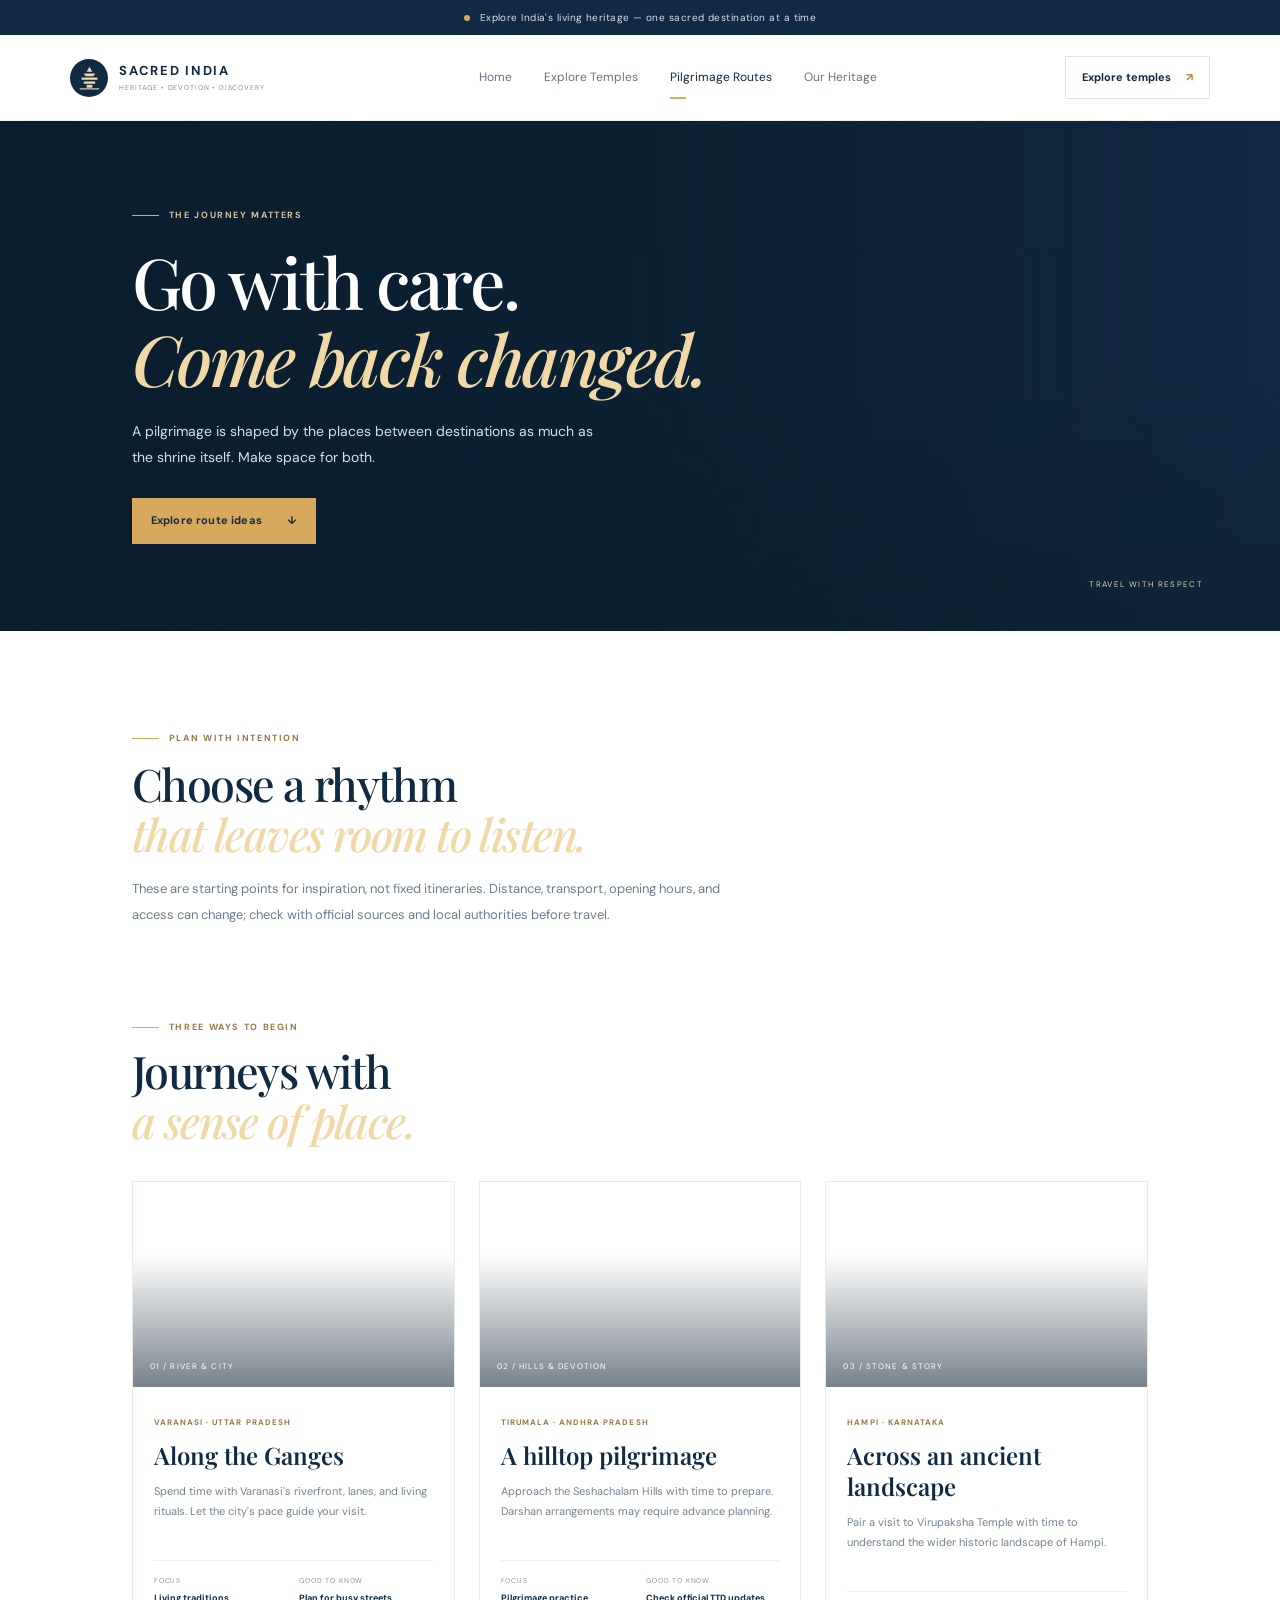
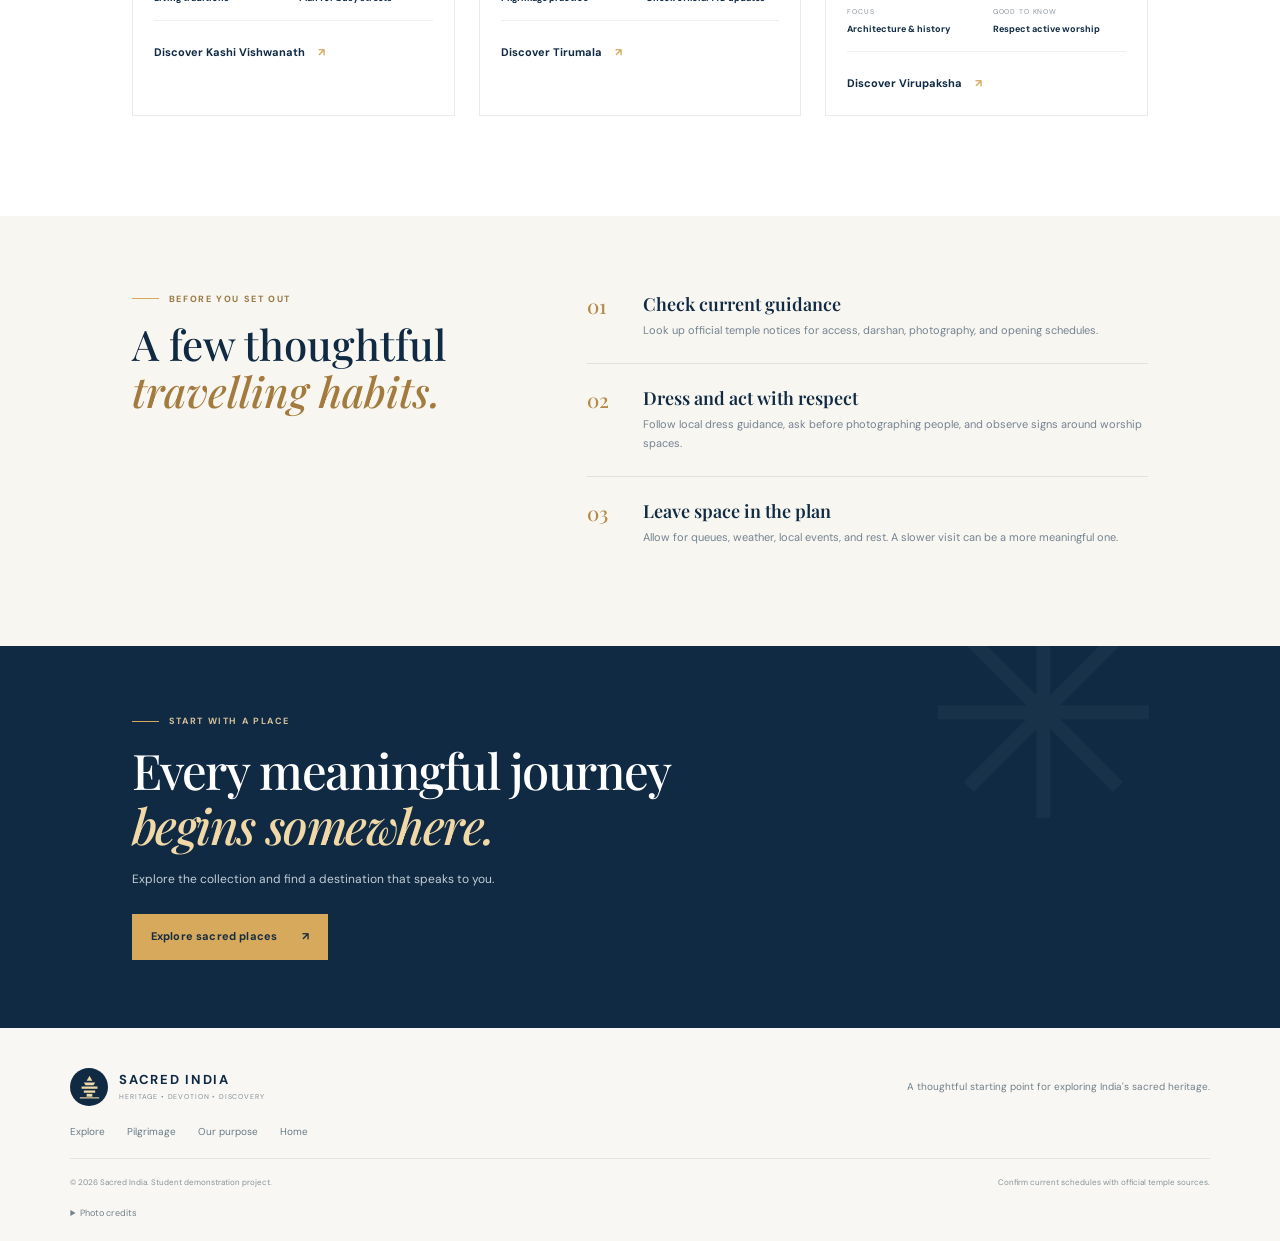
<file: journeys.html>
<!DOCTYPE html>
<html lang="en"><head><meta charset="UTF-8"><meta name="viewport" content="width=device-width, initial-scale=1"><meta name="theme-color" content="#102a43"><meta name="description" content="Find inspiration for mindful pilgrimage routes through India's sacred places."><title>Pilgrimage Routes — Sacred India</title><link rel="preconnect" href="https://fonts.googleapis.com"><link rel="preconnect" href="https://fonts.gstatic.com" crossorigin><link href="https://fonts.googleapis.com/css2?family=DM+Sans:wght@400;500;600;700&family=Playfair+Display:wght@500;600;700&display=swap" rel="stylesheet"><link rel="stylesheet" href="style.css"></head>
<body><div class="announcement"><span class="announcement-dot"></span>Explore India's living heritage — one sacred destination at a time</div><header class="site-header"><a class="brand" href="index.html"><span class="brand-mark"><svg viewBox="0 0 44 44"><path d="M22 3 27 12H17L22 3Z"/><path d="M12 15h20l-3 5H15l-3-5Z"/><path d="M8 22h28v4H8z"/><path d="M12 29h20v4H12z"/><path d="M17 35h10v5H17z"/><path d="M5 41h34v2H5z"/></svg></span><span class="brand-copy"><strong>SACRED INDIA</strong><small>HERITAGE • DEVOTION • DISCOVERY</small></span></a><button class="menu-toggle" aria-label="Open navigation" aria-expanded="false"><span></span><span></span><span></span></button><nav class="main-nav"><a class="nav-link" href="index.html">Home</a><a class="nav-link" href="temples.html">Explore Temples</a><a class="nav-link active" href="journeys.html">Pilgrimage Routes</a><a class="nav-link" href="heritage.html">Our Heritage</a></nav><a class="header-cta" href="temples.html">Explore temples <span>↗</span></a></header>
<main><section class="page-hero journeys-hero"><div class="page-hero-copy"><span class="eyebrow light"><span class="eyebrow-line"></span> THE JOURNEY MATTERS</span><h1>Go with care.<br><em>Come back changed.</em></h1><p>A pilgrimage is shaped by the places between destinations as much as the shrine itself. Make space for both.</p><a class="button button-gold" href="#route-ideas">Explore route ideas <span>↓</span></a></div><span class="page-hero-index">TRAVEL WITH RESPECT</span></section>
<section class="section page-intro"><span class="eyebrow"><span class="eyebrow-line"></span> PLAN WITH INTENTION</span><h2>Choose a rhythm<br><em>that leaves room to listen.</em></h2><p>These are starting points for inspiration, not fixed itineraries. Distance, transport, opening hours, and access can change; check with official sources and local authorities before travel.</p></section>
<section class="section routes-section" id="route-ideas"><div class="collection-heading"><div><span class="eyebrow"><span class="eyebrow-line"></span> THREE WAYS TO BEGIN</span><h2>Journeys with<br><em>a sense of place.</em></h2></div></div><div class="route-grid">
<article class="route-card"><div class="route-image route-north"><span>01 / RIVER & CITY</span></div><div class="route-body"><small>VARANASI · UTTAR PRADESH</small><h3>Along the Ganges</h3><p>Spend time with Varanasi's riverfront, lanes, and living rituals. Let the city's pace guide your visit.</p><div class="route-facts"><span>FOCUS<strong>Living traditions</strong></span><span>GOOD TO KNOW<strong>Plan for busy streets</strong></span></div><a href="temples.html" class="text-link dark-link">Discover Kashi Vishwanath <span>↗</span></a></div></article>
<article class="route-card"><div class="route-image route-south"><span>02 / HILLS & DEVOTION</span></div><div class="route-body"><small>TIRUMALA · ANDHRA PRADESH</small><h3>A hilltop pilgrimage</h3><p>Approach the Seshachalam Hills with time to prepare. Darshan arrangements may require advance planning.</p><div class="route-facts"><span>FOCUS<strong>Pilgrimage practice</strong></span><span>GOOD TO KNOW<strong>Check official TTD updates</strong></span></div><a href="temples.html" class="text-link dark-link">Discover Tirumala <span>↗</span></a></div></article>
<article class="route-card"><div class="route-image route-heritage"><span>03 / STONE & STORY</span></div><div class="route-body"><small>HAMPI · KARNATAKA</small><h3>Across an ancient landscape</h3><p>Pair a visit to Virupaksha Temple with time to understand the wider historic landscape of Hampi.</p><div class="route-facts"><span>FOCUS<strong>Architecture & history</strong></span><span>GOOD TO KNOW<strong>Respect active worship</strong></span></div><a href="temples.html" class="text-link dark-link">Discover Virupaksha <span>↗</span></a></div></article>
</div></section>
<section class="journey-checklist"><div><span class="eyebrow"><span class="eyebrow-line"></span> BEFORE YOU SET OUT</span><h2>A few thoughtful<br><em>travelling habits.</em></h2></div><div class="checklist-items"><article><span>01</span><div><h3>Check current guidance</h3><p>Look up official temple notices for access, darshan, photography, and opening schedules.</p></div></article><article><span>02</span><div><h3>Dress and act with respect</h3><p>Follow local dress guidance, ask before photographing people, and observe signs around worship spaces.</p></div></article><article><span>03</span><div><h3>Leave space in the plan</h3><p>Allow for queues, weather, local events, and rest. A slower visit can be a more meaningful one.</p></div></article></div></section>
<section class="page-callout"><span class="eyebrow light"><span class="eyebrow-line"></span> START WITH A PLACE</span><h2>Every meaningful journey<br><em>begins somewhere.</em></h2><p>Explore the collection and find a destination that speaks to you.</p><a class="button button-gold" href="temples.html">Explore sacred places <span>↗</span></a></section></main>
<footer class="site-footer"><a class="brand footer-brand" href="index.html"><span class="brand-mark"><svg viewBox="0 0 44 44"><path d="M22 3 27 12H17L22 3Z"/><path d="M12 15h20l-3 5H15l-3-5Z"/><path d="M8 22h28v4H8z"/><path d="M12 29h20v4H12z"/><path d="M17 35h10v5H17z"/><path d="M5 41h34v2H5z"/></svg></span><span class="brand-copy"><strong>SACRED INDIA</strong><small>HERITAGE • DEVOTION • DISCOVERY</small></span></a><p>A thoughtful starting point for exploring India's sacred heritage.</p><div class="footer-links"><a href="temples.html">Explore</a><a href="journeys.html">Pilgrimage</a><a href="heritage.html">Our purpose</a><a href="index.html">Home</a></div><div class="footer-bottom"><span>© 2026 Sacred India. Student demonstration project.</span><span>Confirm current schedules with official temple sources.</span></div><details class="image-credits"><summary>Photo credits</summary><p><a href="https://commons.wikimedia.org/wiki/File:Meenakshi_Temple,_Gopuram,_Madurai,_India.jpg">Meenakshi — Vyacheslav Argenberg, CC BY 4.0</a> · <a href="https://commons.wikimedia.org/wiki/File:View_of_the_ghats_at_Varanasi.jpg">Varanasi — Vimalinarc, CC BY 4.0</a> · <a href="https://commons.wikimedia.org/wiki/File:Jagannath_Temple_Puri.jpg">Jagannath — Hellohappy, CC BY-SA 4.0</a> · <a href="https://commons.wikimedia.org/wiki/File:Tirumala_Venkateswara_Temple,_Tirupati_(23710086864).jpg">Tirumala — Dinesh Kumar, CC BY-SA 2.0</a> · <a href="https://commons.wikimedia.org/wiki/File:Virupaksha_temple_hampi.jpg">Hampi — Nlgirish, CC BY-SA 4.0</a> · <a href="https://commons.wikimedia.org/wiki/File:Trimbakeshwar_temple.jpg">Trimbakeshwar — Chintuthakur9621, CC BY-SA 4.0</a>.</p></details></footer><script src="pages.js" defer></script></body></html>
</file>
<file: style.css>
/* Sacred India — responsive, editorial temple discovery experience */
:root{--navy:#102a43;--navy-2:#183b56;--ink:#172c40;--muted:#6c7e8d;--gold:#d6a95d;--gold-light:#f0d8a7;--cream:#f8f6f0;--line:#e6e8e9;--white:#fff;--serif:"Playfair Display",Georgia,serif;--sans:"DM Sans",Arial,sans-serif;--shadow:0 18px 55px rgba(16,42,67,.10)}
*{box-sizing:border-box}html{scroll-behavior:smooth;scroll-padding-top:90px}body{margin:0;color:var(--ink);font-family:var(--sans);background:#fff;font-size:15px;line-height:1.6}a{color:inherit;text-decoration:none}button,input,select{font:inherit}button{cursor:pointer}.announcement{min-height:35px;background:var(--navy);color:#d8e0e7;display:flex;align-items:center;justify-content:center;gap:10px;font-size:10px;letter-spacing:.045em;padding:7px 20px;position:relative}.announcement-dot{width:6px;height:6px;border-radius:50%;background:var(--gold)}.announcement-right{position:absolute;right:4.4%;font-size:9px;color:#aebdc9}.site-header{height:86px;padding:0 5.5%;display:flex;align-items:center;justify-content:space-between;background:#fff;position:sticky;top:0;z-index:20;border-bottom:1px solid rgba(16,42,67,.07)}.brand{display:flex;align-items:center;gap:11px;min-width:220px}.brand-mark{width:38px;height:38px;display:grid;place-items:center;background:var(--navy);border-radius:50%}.brand-mark svg{width:25px;height:25px;fill:var(--gold-light)}.brand-copy{display:flex;flex-direction:column;line-height:1.2}.brand-copy strong{font-size:13px;letter-spacing:.13em;color:var(--navy);font-weight:700}.brand-copy small{font-size:7px;letter-spacing:.12em;color:#83909a;margin-top:5px}.main-nav{display:flex;align-items:center;gap:32px}.nav-link{font-size:12px;color:#647484;transition:color .2s;position:relative}.nav-link:hover,.nav-link.active{color:var(--navy)}.nav-link.active:after{content:"";height:2px;width:16px;position:absolute;bottom:-12px;left:0;background:var(--gold)}.header-cta{border:1px solid #dfe3e4;padding:12px 16px;font-size:11px;font-weight:700;color:var(--navy);transition:.2s}.header-cta span{color:#b1843e;margin-left:12px}.header-cta:hover{background:var(--navy);color:#fff}.menu-toggle{display:none;background:none;border:0}.hero{min-height:650px;position:relative;background:var(--navy);overflow:hidden;color:white;display:flex;align-items:center}.hero-image,.hero-shade{position:absolute;inset:0}.hero-image{background-image:url("https://upload.wikimedia.org/wikipedia/commons/thumb/a/a7/Meenakshi_Temple%2C_Gopuram%2C_Madurai%2C_India.jpg/960px-Meenakshi_Temple%2C_Gopuram%2C_Madurai%2C_India.jpg");background-position:center 48%;background-size:cover;transform:scale(1.02)}.hero-shade{background:linear-gradient(90deg,rgba(9,28,44,.92) 0%,rgba(9,28,44,.77) 37%,rgba(9,28,44,.25) 76%,rgba(9,28,44,.15) 100%),linear-gradient(0deg,rgba(9,28,44,.6),transparent 38%)}.hero-content{position:relative;z-index:1;margin-left:10.3%;padding:78px 0 150px;max-width:650px}.eyebrow{display:flex;align-items:center;gap:10px;color:#9a7845;font-size:9px;font-weight:700;letter-spacing:.18em}.eyebrow.light{color:#d8c29b}.eyebrow-line{width:27px;height:1px;background:var(--gold);display:inline-block}.hero h1,.section h2,.journey-content h2,.newsletter-section h2{font-family:var(--serif);font-weight:500;letter-spacing:-.035em;line-height:1.1}.hero h1{font-size:clamp(48px,5.6vw,78px);margin:23px 0 19px}.hero h1 em,.section h2 em,.journey-content h2 em,.newsletter-section h2 em{color:var(--gold-light);font-weight:500}.hero-content>p{font-size:15px;max-width:435px;color:#d8e0e7;line-height:1.9;margin:0 0 30px}.hero-actions{display:flex;align-items:center;gap:28px}.button{border:0;display:inline-flex;align-items:center;justify-content:center;gap:25px;padding:14px 19px;font-size:11px;font-weight:700;letter-spacing:.015em;transition:transform .2s,background .2s,color .2s}.button:hover{transform:translateY(-2px)}.button-gold{background:var(--gold);color:#172c40}.button-gold:hover{background:#e5bc75}.button-navy{background:var(--navy);color:white}.button-navy:hover{background:#234d6b}.button-outline{background:transparent;border:1px solid #d9dfe2;color:var(--navy)}.button-outline:hover{background:var(--navy);color:#fff}.text-link{font-size:11px;font-weight:700}.text-link span{margin-left:10px;color:var(--gold)}.light-link{color:white}.dark-link{color:var(--navy)}.hero-footnote{margin-top:48px;color:#bfcbd2;font-size:10px;letter-spacing:.04em;display:flex;align-items:center;gap:10px}.mini-sun{color:var(--gold);font-size:18px}.hero-side-note{position:absolute;right:5.2%;top:31%;display:flex;align-items:center;gap:12px;writing-mode:vertical-rl;font-size:8px;letter-spacing:.17em;color:#d3dce2}.side-line{height:55px;width:1px;background:var(--gold)}.hero-bottom{position:absolute;z-index:1;bottom:0;left:0;right:0;display:flex;gap:0;padding:22px 10.3%;background:rgba(9,28,44,.46);border-top:1px solid rgba(255,255,255,.2)}.hero-bottom>div{min-width:190px;padding:0 30px;border-right:1px solid rgba(255,255,255,.2);display:flex;flex-direction:column}.hero-bottom>div:first-child{padding-left:0}.hero-bottom>div:last-child{border:0}.hero-bottom strong{font-family:var(--serif);font-size:20px;font-weight:500;color:#f3dfb7}.hero-bottom span{font-size:9px;color:#d4dce1;margin-top:3px}.search-section{position:relative;z-index:3;margin:-1px auto 0;background:var(--cream);padding:45px 10.3%;display:grid;grid-template-columns:.7fr 1.3fr;gap:35px;align-items:center}.search-intro h2{font-size:29px;margin:12px 0 0}.search-intro h2 em{color:#a47b3f}.search-panel{background:white;box-shadow:var(--shadow);padding:14px;display:grid;grid-template-columns:1fr .8fr auto;gap:10px}.search-field{display:flex;align-items:center;gap:12px;padding:8px 12px;border-right:1px solid var(--line);min-width:0}.field-icon{font-size:25px;color:#b58a4a}.field-content{display:flex;flex-direction:column;min-width:0;width:100%}.field-label{font-size:9px;color:#82909c;letter-spacing:.08em;text-transform:uppercase}.field-content input,.field-content select{border:0;outline:0;color:var(--navy);font-size:11px;background:transparent;width:100%;padding:4px 0}.field-content input::placeholder{color:#9ca8b1}.search-button{white-space:nowrap;padding:0 18px}.section{padding:100px 10.3%}.section-heading{display:flex;justify-content:space-between;align-items:flex-end;gap:50px}.section h2{font-size:clamp(34px,3.5vw,48px);margin:14px 0 0;color:var(--navy)}.section h2 em{color:#a47b3f}.section-heading>p{max-width:390px;color:var(--muted);font-size:12px;line-height:1.9;margin:0 0 5px}.filter-row{display:flex;justify-content:space-between;align-items:center;gap:20px;margin:42px 0 22px}.filter-chips{display:flex;flex-wrap:wrap;gap:8px}.chip{border:1px solid #e4e7e8;background:white;color:#6b7c89;font-size:10px;padding:9px 13px;transition:.2s}.chip:hover,.chip.active{background:var(--navy);border-color:var(--navy);color:#fff}.chip span{font-size:9px;margin-left:8px;color:var(--gold-light)}.result-count{font-size:10px;color:#87939b;white-space:nowrap}.temple-grid{display:grid;grid-template-columns:repeat(3,minmax(0,1fr));gap:25px}.temple-card{background:#fff;border:1px solid #eceeed;transition:transform .25s,box-shadow .25s;min-width:0}.temple-card:hover{transform:translateY(-5px);box-shadow:var(--shadow)}.card-image-wrap{height:225px;position:relative;overflow:hidden;background:#e4e4dc}.card-image-wrap img{width:100%;height:100%;object-fit:cover;display:block;transition:transform .5s}.temple-card:hover .card-image-wrap img{transform:scale(1.04)}.card-badge{position:absolute;left:15px;top:15px;background:rgba(255,255,255,.94);padding:7px 9px;font-size:8px;letter-spacing:.11em;color:var(--navy);font-weight:700}.save-button{position:absolute;right:14px;top:13px;width:32px;height:32px;border-radius:50%;border:0;background:rgba(255,255,255,.94);color:var(--navy);font-size:19px;line-height:1}.save-button.saved{background:var(--gold);color:var(--navy)}.card-body{padding:21px 20px 18px}.card-location{font-size:8px;font-weight:700;letter-spacing:.13em;color:#9a7845}.card-body h3{font-family:var(--serif);font-size:21px;font-weight:600;color:var(--navy);line-height:1.3;margin:9px 0}.card-body>p{font-size:11px;line-height:1.8;color:#738391;min-height:60px;margin:0 0 20px}.card-meta{border-top:1px solid #edf0f0;padding-top:14px;display:flex;justify-content:space-between;align-items:center;gap:8px;color:#85929b;font-size:9px}.card-link{border:0;background:none;color:var(--navy);font-size:9px;font-weight:700;padding:0;white-space:nowrap}.card-link span{color:#a47b3f;margin-left:7px}.center-action{text-align:center;margin-top:40px}.empty-state{text-align:center;padding:60px 20px;color:var(--muted)}.empty-state>span{font-size:35px;color:var(--gold)}.empty-state h3{font-family:var(--serif);color:var(--navy);font-size:28px;margin:5px}.empty-state p{font-size:12px;margin:0 0 20px}.journey-band{position:relative;min-height:460px;display:flex;align-items:center;overflow:hidden;background:var(--navy);color:white}.journey-photo,.journey-overlay{position:absolute;inset:0}.journey-photo{background:url("https://thumb.wikimedia.org/wikipedia/commons/thumb/e/ee/View_of_the_ghats_at_Varanasi.jpg/960px-View_of_the_ghats_at_Varanasi.jpg") center 52%/cover}.journey-overlay{background:linear-gradient(90deg,rgba(9,28,44,.94),rgba(9,28,44,.73) 52%,rgba(9,28,44,.15))}.journey-content{position:relative;margin-left:10.3%;padding:75px 0;max-width:600px}.journey-content h2{font-size:clamp(36px,4vw,54px);margin:17px 0}.journey-content p{font-size:12px;line-height:1.9;color:#d4dce2;max-width:440px;margin-bottom:25px}.journey-note{position:absolute;right:7%;bottom:45px;display:flex;align-items:center;gap:12px;color:#f0d8a7;font-size:8px;letter-spacing:.15em}.journey-note-line{height:1px;width:40px;background:var(--gold)}.heritage-section{display:grid;grid-template-columns:.85fr 1.15fr;gap:9%;align-items:center}.heritage-copy>p{font-size:12px;line-height:2;color:#748391;max-width:440px;margin:22px 0}.heritage-copy .text-link{display:inline-block;margin-top:12px}.heritage-visual{position:relative;padding:0 0 25px 25px}.heritage-visual:before{content:"";position:absolute;left:0;top:25px;bottom:0;width:70%;border:1px solid #d5bd91}.heritage-visual img{position:relative;display:block;width:100%;height:390px;object-fit:cover}.heritage-stamp{position:absolute;left:-24px;bottom:66px;width:125px;height:125px;border-radius:50%;background:var(--gold-light);color:var(--navy);display:flex;flex-direction:column;align-items:center;justify-content:center;text-align:center;box-shadow:0 7px 24px #102a4320}.heritage-stamp span{font-size:21px}.heritage-stamp strong{font-size:11px;line-height:1.3;letter-spacing:.04em}.heritage-stamp small{font-size:6px;letter-spacing:.12em;margin-top:5px}.heritage-caption{position:absolute;right:30px;bottom:0;background:white;padding:7px 12px;font-size:7px;letter-spacing:.12em;color:#758491}.heritage-caption span{color:var(--gold);margin:0 5px}.newsletter-section{background:var(--navy);color:white;padding:60px 10.3%;display:flex;justify-content:space-between;align-items:center;gap:50px}.newsletter-section h2{font-size:35px;margin:15px 0 0}.newsletter-form{width:min(420px,100%)}.newsletter-form label{display:block;font-size:10px;color:#c0cbd3;margin-bottom:12px}.email-row{display:flex;border-bottom:1px solid #8a9aa5}.email-row input{flex:1;min-width:0;background:transparent;border:0;outline:0;padding:13px 0;color:white;font-size:11px}.email-row input::placeholder{color:#aab7c0}.email-row button{background:transparent;color:var(--gold-light);border:0;font-size:11px;font-weight:700;padding:0 0 0 15px}.email-row button span{margin-left:12px}.newsletter-form small{display:block;font-size:9px;color:#93a3ae;margin-top:10px}.site-footer{padding:40px 5.5% 20px;display:grid;grid-template-columns:1fr 1fr;gap:18px 30px;background:#f8f7f3}.footer-brand{align-self:center}.site-footer>p{justify-self:end;color:#71808b;font-size:10px;align-self:center}.footer-links{display:flex;gap:22px;font-size:10px;color:#687b89}.footer-links a:hover{color:#a47b3f}.footer-bottom{grid-column:1/-1;border-top:1px solid #e3e5e3;padding-top:17px;display:flex;justify-content:space-between;gap:20px;color:#87939a;font-size:8px}.temple-dialog{border:0;padding:0;width:min(720px,calc(100% - 30px));max-height:90vh;overflow:auto;box-shadow:0 30px 100px #061a2b66;color:var(--ink)}.temple-dialog::backdrop{background:rgba(5,20,32,.72);backdrop-filter:blur(4px)}.dialog-close{position:sticky;float:right;top:12px;margin:12px 12px -48px 0;z-index:2;border:0;border-radius:50%;width:34px;height:34px;background:white;color:var(--navy);font-size:25px}.dialog-image{height:230px;background-position:center;background-size:cover;background-color:#d9d8ce}.dialog-content{padding:30px}.dialog-content h2{font-family:var(--serif);font-size:34px;color:var(--navy);line-height:1.2;margin:12px 0 5px}.dialog-location{font-size:10px;letter-spacing:.1em;color:#9a7845;font-weight:700}.dialog-content>p:not(.dialog-location):not(.dialog-disclaimer){font-size:12px;color:#6f7f8b;line-height:1.9}.detail-grid{display:grid;grid-template-columns:1fr 1fr;gap:12px;margin:24px 0}.detail-grid>div{padding:14px;background:#f7f7f4;display:flex;flex-direction:column;gap:5px}.detail-grid span{font-size:9px;color:#85929a;text-transform:uppercase;letter-spacing:.08em}.detail-grid strong{font-size:11px;color:var(--navy)}.dialog-disclaimer{font-size:9px;color:#9a6f3a;background:#fbf5e8;padding:10px 12px}.toast{position:fixed;bottom:22px;left:50%;transform:translate(-50%,20px);opacity:0;pointer-events:none;background:var(--navy);color:white;padding:12px 18px;font-size:11px;box-shadow:var(--shadow);z-index:50;transition:.25s}.toast.show{opacity:1;transform:translate(-50%,0)}[hidden]{display:none!important}
@media(max-width:1100px){.site-header{padding:0 4%}.main-nav{gap:17px}.brand{min-width:auto}.search-section,.section,.newsletter-section{padding-left:6%;padding-right:6%}.hero-content,.journey-content{margin-left:7%}.hero-bottom{padding-left:7%;padding-right:7%}.temple-grid{gap:16px}.card-image-wrap{height:190px}.card-body{padding:17px}.search-section{grid-template-columns:.6fr 1.4fr;gap:20px}.search-panel{grid-template-columns:1fr 1fr}.search-button{grid-column:1/-1;padding:12px}.search-field:nth-child(2){border:0}}
@media(max-width:760px){.announcement{justify-content:flex-start;font-size:9px;padding-left:15px;padding-right:15px}.announcement-right{display:none}.site-header{height:72px;padding:0 18px}.brand-mark{width:34px;height:34px}.brand-copy strong{font-size:11px}.brand-copy small{font-size:6px}.header-cta{display:none}.menu-toggle{display:flex;flex-direction:column;gap:5px;padding:10px}.menu-toggle span{display:block;width:23px;height:2px;background:var(--navy)}.main-nav{display:none;position:absolute;top:71px;left:0;right:0;background:white;box-shadow:0 14px 20px #102a4317;padding:18px 22px 24px;flex-direction:column;align-items:flex-start;gap:20px}.main-nav.open{display:flex}.nav-link.active:after{bottom:-5px}.hero{min-height:640px;align-items:flex-start}.hero-image{background-position:60% center}.hero-shade{background:linear-gradient(90deg,rgba(9,28,44,.88),rgba(9,28,44,.54)),linear-gradient(0deg,rgba(9,28,44,.7),transparent 60%)}.hero-content{margin:0;padding:90px 24px 180px}.hero h1{font-size:clamp(43px,11vw,64px)}.hero-content>p{font-size:13px}.hero-actions{align-items:flex-start;flex-direction:column;gap:18px}.hero-footnote{margin-top:30px;font-size:9px}.hero-side-note{display:none}.hero-bottom{padding:15px 20px;display:grid;grid-template-columns:repeat(3,1fr)}.hero-bottom>div{padding:0 10px;min-width:0}.hero-bottom strong{font-size:16px}.hero-bottom span{font-size:8px;line-height:1.4}.search-section{padding:38px 20px;grid-template-columns:1fr;gap:22px}.search-intro h2{font-size:30px}.search-panel{grid-template-columns:1fr;padding:12px}.search-field{border-right:0;border-bottom:1px solid var(--line);padding:10px}.search-field:nth-child(2){border-bottom:1px solid var(--line)}.search-button{grid-column:auto;padding:14px}.section{padding:65px 20px}.section-heading{display:block}.section-heading>p{margin-top:20px}.section h2{font-size:38px}.filter-row{margin:28px 0 18px;align-items:flex-start;flex-direction:column}.filter-chips{gap:7px}.chip{font-size:9px;padding:8px 10px}.result-count{align-self:flex-end}.temple-grid{grid-template-columns:1fr;gap:17px}.card-image-wrap{height:230px}.card-body{padding:20px}.card-body>p{min-height:0}.card-body h3{font-size:23px}.journey-band{min-height:475px}.journey-photo{background-position:60% center}.journey-overlay{background:linear-gradient(90deg,rgba(9,28,44,.91),rgba(9,28,44,.58))}.journey-content{margin:0;padding:60px 23px}.journey-content h2{font-size:39px}.journey-content p{font-size:11px}.journey-note{left:23px;right:auto;bottom:25px;font-size:7px}.heritage-section{grid-template-columns:1fr;gap:45px}.heritage-visual{margin-left:8px}.heritage-visual img{height:310px}.heritage-stamp{width:105px;height:105px;left:-15px;bottom:58px}.newsletter-section{padding:45px 22px;display:block}.newsletter-section h2{font-size:32px}.newsletter-form{margin-top:30px}.site-footer{padding:30px 20px 18px;grid-template-columns:1fr;gap:15px}.site-footer>p{justify-self:start;margin:0}.footer-links{flex-wrap:wrap;gap:15px}.footer-bottom{grid-column:auto;flex-direction:column;gap:8px}.dialog-image{height:180px}.dialog-content{padding:22px}.dialog-content h2{font-size:28px}.detail-grid{grid-template-columns:1fr}.temple-dialog{max-height:92vh}}
@media(prefers-reduced-motion:reduce){html{scroll-behavior:auto}*,*:before,*:after{transition:none!important;animation:none!important}}

/* Editorial subpages */
.page-hero{min-height:510px;position:relative;display:flex;align-items:center;overflow:hidden;color:#fff;background-color:var(--navy);background-position:center;background-size:cover}
.page-hero:before{content:"";position:absolute;inset:0;background:linear-gradient(90deg,rgba(9,28,44,.92),rgba(9,28,44,.68) 52%,rgba(9,28,44,.16)),linear-gradient(0deg,rgba(9,28,44,.35),transparent 50%)}
.temples-hero{background-image:url("https://upload.wikimedia.org/wikipedia/commons/thumb/a/a7/Meenakshi_Temple%2C_Gopuram%2C_Madurai%2C_India.jpg/960px-Meenakshi_Temple%2C_Gopuram%2C_Madurai%2C_India.jpg")}.journeys-hero{background-image:url("https://thumb.wikimedia.org/wikipedia/commons/thumb/e/ee/View_of_the_ghats_at_Varanasi.jpg/960px-View_of_the_ghats_at_Varanasi.jpg")}.heritage-hero{background-image:url("https://upload.wikimedia.org/wikipedia/commons/thumb/6/66/Virupaksha_temple_hampi.jpg/960px-Virupaksha_temple_hampi.jpg")}
.page-hero-copy{position:relative;z-index:1;margin-left:10.3%;padding:80px 0;max-width:700px}.page-hero h1{font:500 clamp(46px,5.5vw,72px)/1.1 var(--serif);letter-spacing:-.035em;margin:20px 0}.page-hero h1 em,.page-callout h2 em,.pillars-heading h2 em,.respect-section h2 em,.story-copy h2 em,.page-intro h2 em,.collection-heading h2 em{font-weight:500;color:var(--gold-light)}.page-hero-copy>p{max-width:470px;color:#d8e0e7;font-size:14px;line-height:1.9;margin:0 0 27px}.page-hero-index{position:absolute;z-index:1;right:6%;bottom:40px;font-size:8px;letter-spacing:.17em;color:#e2d1ad}.page-intro{padding-bottom:50px}.page-intro h2{margin-bottom:18px}.page-intro>p{max-width:600px;color:var(--muted);font-size:13px;line-height:2;margin:0}.collection-section{padding-top:48px}.collection-heading{display:flex;align-items:flex-end;justify-content:space-between;gap:30px;margin-bottom:36px}.collection-heading h2{margin-top:12px}.collection-heading>.text-link{margin-bottom:8px;white-space:nowrap}.atlas-grid{display:grid;grid-template-columns:repeat(3,minmax(0,1fr));gap:24px}.atlas-card{position:relative;border:1px solid #eceeed;min-width:0;background:#fff;transition:transform .25s,box-shadow .25s}.atlas-card:hover{transform:translateY(-5px);box-shadow:var(--shadow)}.atlas-card>img{display:block;width:100%;height:220px;object-fit:cover}.atlas-card>div{padding:20px}.atlas-card small,.route-body>small{font-size:8px;letter-spacing:.13em;color:#9a7845;font-weight:700}.atlas-card h3,.route-body h3{font:600 21px/1.3 var(--serif);color:var(--navy);margin:8px 0}.atlas-card p,.route-body p{font-size:11px;line-height:1.8;color:#738391;min-height:40px}.atlas-number{position:absolute;top:14px;left:14px;background:rgba(255,255,255,.94);padding:7px 10px;color:var(--navy);font-size:9px;font-weight:700}.atlas-link{display:block;margin-top:17px;border-top:1px solid #edf0f0;padding-top:13px;color:var(--navy);font-size:9px;font-weight:700}.page-callout{position:relative;background:var(--navy);color:white;padding:68px 10.3%;overflow:hidden}.page-callout:after{content:"✳";position:absolute;right:9%;top:-72px;font-size:290px;color:rgba(255,255,255,.035);line-height:1}.page-callout h2,.pillars-heading h2,.respect-section h2,.story-copy h2{font:500 clamp(35px,4vw,49px)/1.12 var(--serif);letter-spacing:-.03em;margin:15px 0}.page-callout p{max-width:470px;color:#c3cdd4;font-size:12px;line-height:1.9;margin:0 0 23px}.routes-section{padding-top:42px}.route-grid{display:grid;grid-template-columns:repeat(3,minmax(0,1fr));gap:24px}.route-card{border:1px solid #e8ebeb;background:#fff}.route-image{height:205px;background-position:center;background-size:cover;position:relative}.route-image:after{content:"";position:absolute;inset:35% 0 0;background:linear-gradient(transparent,rgba(9,28,44,.55))}.route-image span{position:absolute;z-index:1;bottom:14px;left:17px;color:#fff;font-size:8px;letter-spacing:.14em}.route-north{background-image:url("https://thumb.wikimedia.org/wikipedia/commons/thumb/e/ee/View_of_the_ghats_at_Varanasi.jpg/960px-View_of_the_ghats_at_Varanasi.jpg")}.route-south{background-image:url("https://upload.wikimedia.org/wikipedia/commons/thumb/9/94/Tirumala_Venkateswara_Temple%2C_Tirupati_%2823710086864%29.jpg/960px-Tirumala_Venkateswara_Temple%2C_Tirupati_%2823710086864%29.jpg")}.route-heritage{background-image:url("https://upload.wikimedia.org/wikipedia/commons/thumb/6/66/Virupaksha_temple_hampi.jpg/960px-Virupaksha_temple_hampi.jpg")}.route-body{padding:21px}.route-body h3{font-size:24px}.route-body p{min-height:60px}.route-facts{display:grid;grid-template-columns:1fr 1fr;gap:12px;margin:18px 0;padding:14px 0;border-top:1px solid #edf0f0;border-bottom:1px solid #edf0f0}.route-facts span{color:#8a969e;font-size:7px;letter-spacing:.12em}.route-facts strong{display:block;color:var(--navy);font-size:9px;letter-spacing:0;margin-top:5px}.journey-checklist{padding:76px 10.3%;background:var(--cream);display:grid;grid-template-columns:.8fr 1.2fr;gap:8%;align-items:start}.journey-checklist h2{font:500 42px/1.12 var(--serif);color:var(--navy);margin:15px 0}.journey-checklist h2 em{color:#a47b3f}.checklist-items article{display:grid;grid-template-columns:42px 1fr;gap:14px;padding:0 0 22px;margin-bottom:22px;border-bottom:1px solid #e2e2dc}.checklist-items article:last-child{border-bottom:0;margin:0}.checklist-items article>span,.pillar-grid article>span{font:500 20px var(--serif);color:#b58a4a}.checklist-items h3{font:600 18px var(--serif);color:var(--navy);margin:0 0 5px}.checklist-items p{font-size:11px;line-height:1.8;color:#738391;margin:0}.heritage-story{display:grid;grid-template-columns:.9fr 1.1fr;gap:9%;align-items:center}.story-copy>p{font-size:12px;line-height:2;color:#748391;margin:20px 0}.story-visual{margin:0;position:relative;padding:0 0 25px 25px}.story-visual:before{content:"";position:absolute;left:0;top:24px;bottom:0;width:72%;border:1px solid #d5bd91}.story-visual img{display:block;position:relative;width:100%;height:390px;object-fit:cover}.story-visual figcaption{position:absolute;right:25px;bottom:0;background:#fff;padding:8px 12px;font-size:7px;letter-spacing:.12em;color:#758491}.heritage-pillars{padding:72px 10.3%;background:var(--navy);display:grid;grid-template-columns:.65fr 1.35fr;gap:8%;align-items:center}.pillars-heading h2{color:white}.pillar-grid{display:grid;grid-template-columns:1fr 1fr;gap:26px 32px}.pillar-grid article{border-top:1px solid rgba(255,255,255,.2);padding-top:15px}.pillar-grid h3{font:600 19px var(--serif);color:white;margin:7px 0}.pillar-grid p{font-size:10px;color:#c1cbd2;line-height:1.8;margin:0}.respect-section{padding:75px 10.3%;display:grid;grid-template-columns:100px .85fr 1.15fr;gap:28px;align-items:center;background:var(--cream)}.respect-mark{width:78px;height:78px;border-radius:50%;background:var(--gold-light);display:grid;place-items:center;color:var(--navy);font-size:38px}.respect-section h2{color:var(--navy)}.respect-section h2 em{color:#a47b3f}.respect-copy>p,.respect-copy li{font-size:11px;line-height:1.9;color:#71808b}.respect-copy ul{padding-left:18px;margin:12px 0 20px}.respect-copy li{padding-left:3px;margin:3px 0}
@media(max-width:1100px){.page-hero-copy{margin-left:7%}.atlas-grid,.route-grid{gap:16px}.atlas-card>img{height:185px}.heritage-pillars{grid-template-columns:.75fr 1.25fr;gap:5%}.respect-section{padding-left:6%;padding-right:6%}}
@media(max-width:760px){.page-hero{min-height:480px}.page-hero-copy{margin:0;padding:70px 23px 95px}.page-hero h1{font-size:clamp(43px,10vw,62px)}.page-hero-copy>p{font-size:12px}.page-hero-index{left:23px;right:auto;bottom:25px;font-size:7px}.page-intro{padding-top:58px;padding-bottom:35px}.collection-section,.routes-section{padding:40px 20px 60px}.collection-heading{display:block}.collection-heading>.text-link{display:inline-block;margin:18px 0 0}.atlas-grid,.route-grid{grid-template-columns:1fr;gap:17px}.atlas-card>img{height:230px}.atlas-card h3{font-size:23px}.atlas-card p{min-height:0}.page-callout{padding:52px 23px}.page-callout:after{right:-30px;font-size:190px}.journey-checklist{padding:55px 22px;grid-template-columns:1fr;gap:22px}.journey-checklist h2{font-size:37px}.route-image{height:220px}.route-body p{min-height:0}.heritage-story{grid-template-columns:1fr;gap:38px}.story-visual{margin-left:8px}.story-visual img{height:300px}.heritage-pillars{padding:55px 22px;grid-template-columns:1fr;gap:22px}.pillar-grid{gap:22px 16px}.respect-section{padding:55px 22px;grid-template-columns:72px 1fr;gap:14px}.respect-mark{width:62px;height:62px;font-size:30px}.respect-section h2{font-size:35px}.respect-copy{grid-column:1/-1}.page-hero-index{letter-spacing:.12em}}

.image-credits{grid-column:1/-1;color:#82909a;font-size:9px}.image-credits summary{cursor:pointer;color:#71808b}.image-credits p{max-width:1050px;line-height:1.9;margin:8px 0 0}.image-credits a{text-decoration:underline;text-underline-offset:2px}.image-credits a:hover{color:#a47b3f}
</file>
